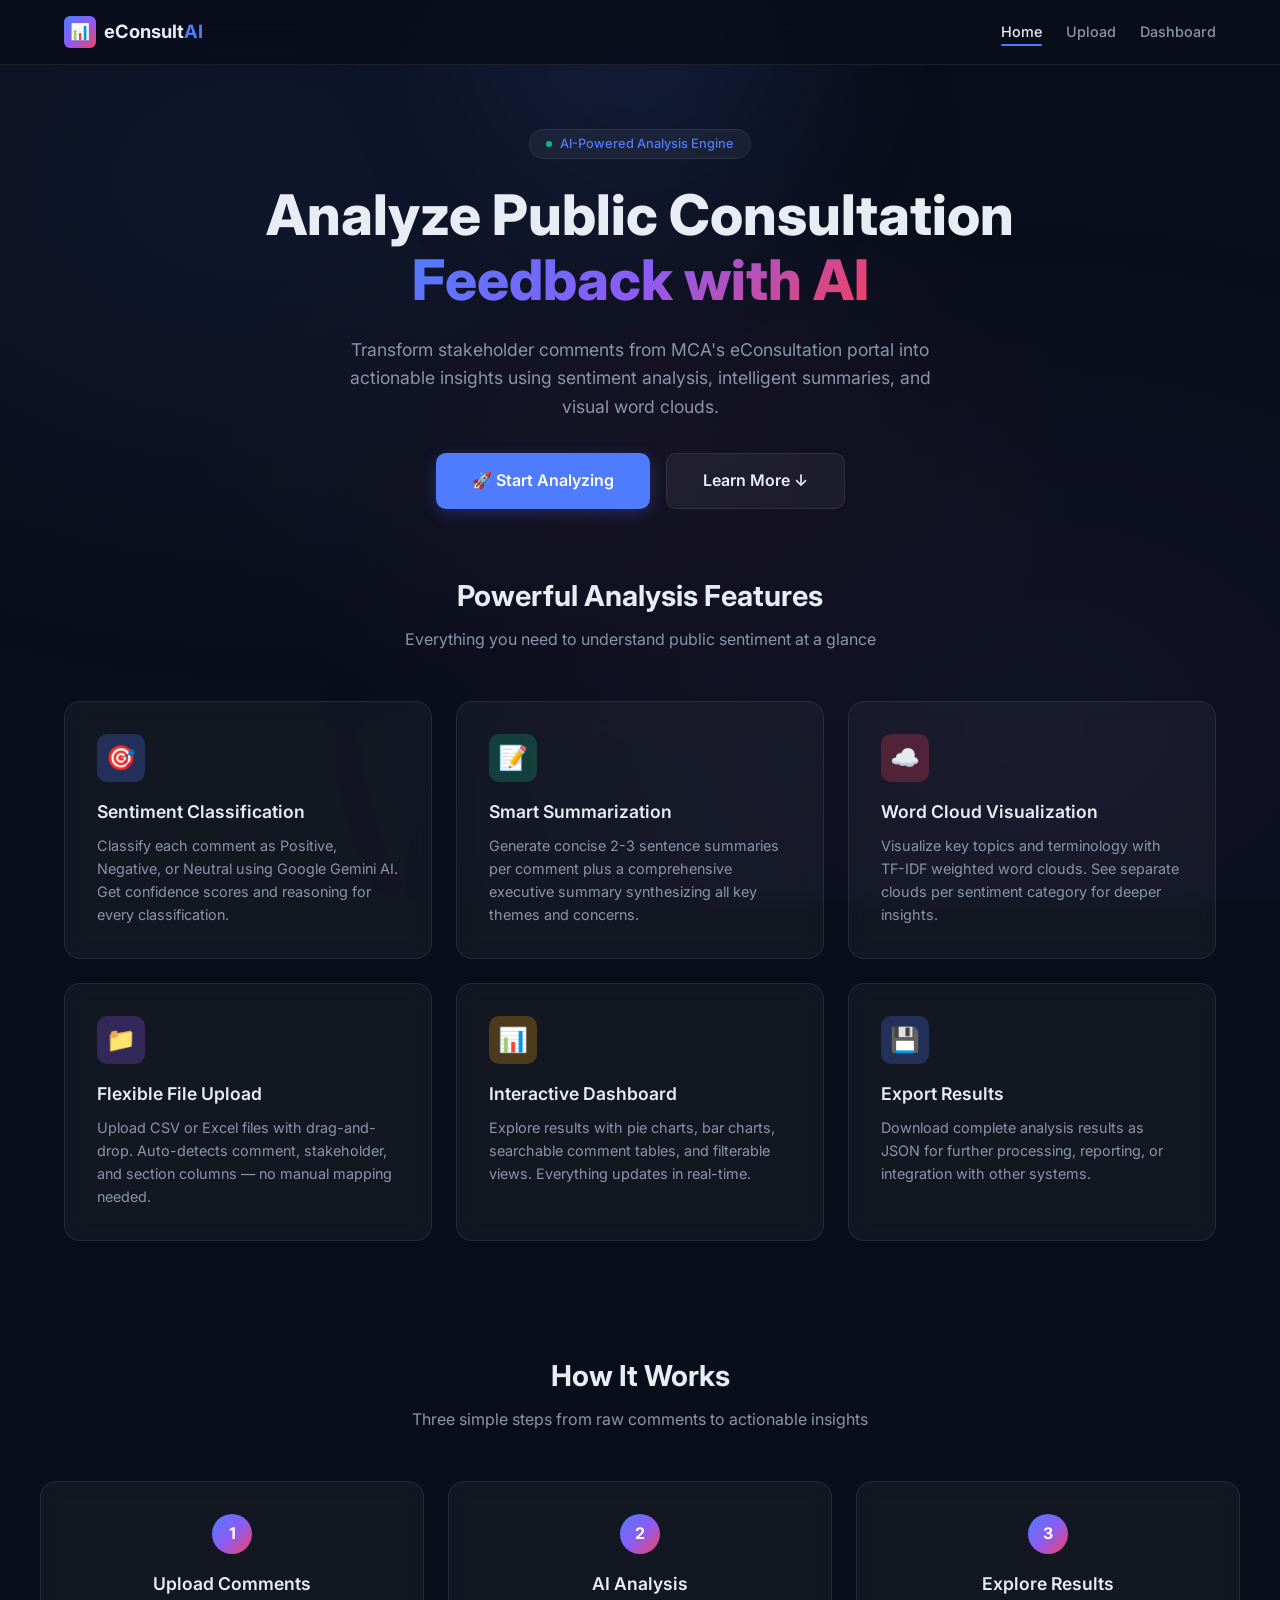
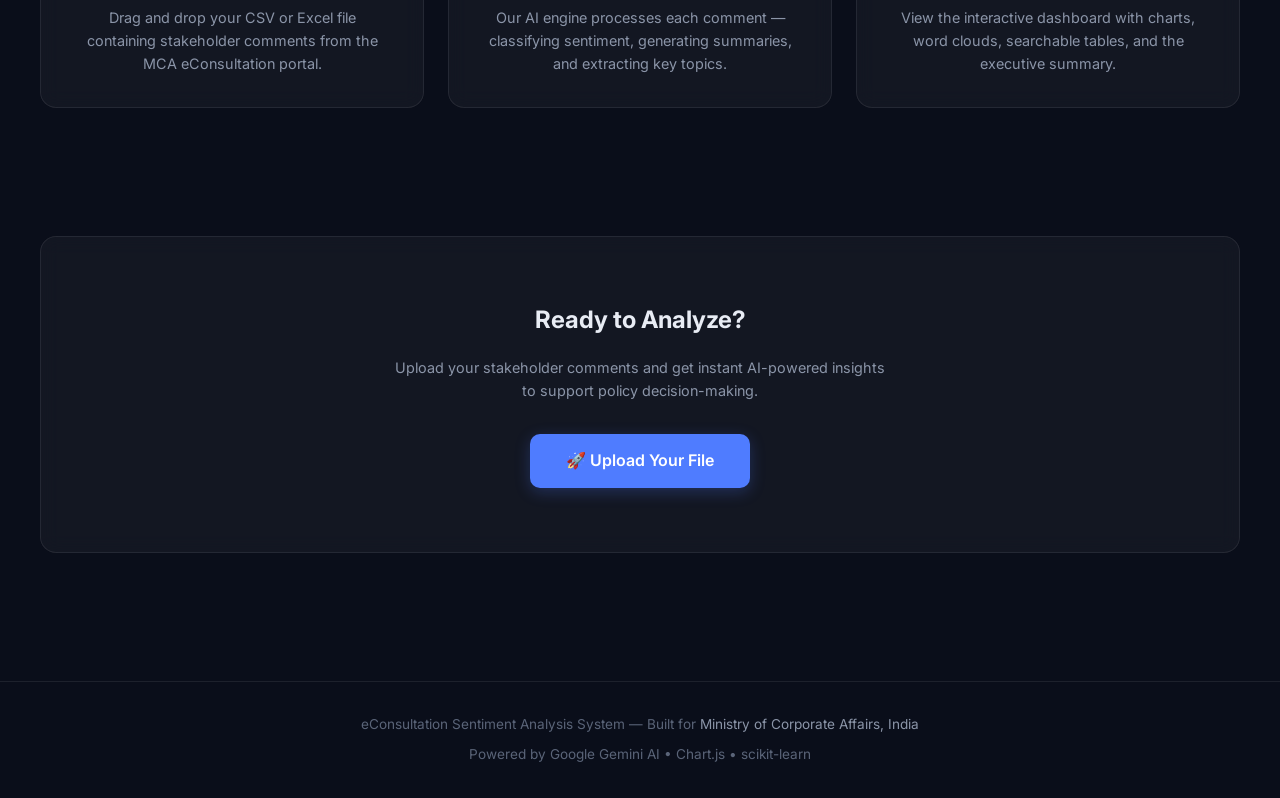
<file: frontend/index.html>
<!DOCTYPE html>
<html lang="en">
<head>
    <meta charset="UTF-8">
    <meta name="viewport" content="width=device-width, initial-scale=1.0">
    <meta name="description" content="AI-powered sentiment analysis for MCA eConsultation stakeholder comments. Analyze, summarize, and visualize public consultation feedback.">
    <title>eConsultation Sentiment Analyzer — MCA Public Consultation Analysis</title>
    <link rel="stylesheet" href="assets/css/style.css">
</head>
<body>

    <!-- Navigation -->
    <nav class="navbar">
        <div class="container">
            <a href="index.html" class="navbar-brand">
                <div class="logo-icon">📊</div>
                <span>eConsult<span style="color: var(--accent-blue)">AI</span></span>
            </a>
            <ul class="navbar-links">
                <li><a href="index.html" class="active">Home</a></li>
                <li><a href="upload.html">Upload</a></li>
                <li><a href="results.html">Dashboard</a></li>
            </ul>
        </div>
    </nav>

    <!-- Hero Section -->
    <section class="hero">
        <div class="container">
            <div class="hero-badge">
                <span class="badge-dot"></span>
                AI-Powered Analysis Engine
            </div>
            <h1>
                Analyze Public Consultation<br>
                <span class="gradient-text">Feedback with AI</span>
            </h1>
            <p>
                Transform stakeholder comments from MCA's eConsultation portal into actionable
                insights using sentiment analysis, intelligent summaries, and visual word clouds.
            </p>
            <div class="hero-actions">
                <a href="upload.html" class="btn btn-primary btn-lg" id="cta-upload">
                    🚀 Start Analyzing
                </a>
                <a href="#features" class="btn btn-secondary btn-lg" id="cta-learn">
                    Learn More ↓
                </a>
            </div>
        </div>
    </section>

    <!-- Features Section -->
    <section id="features" class="container">
        <div class="section-header">
            <h2>Powerful Analysis Features</h2>
            <p>Everything you need to understand public sentiment at a glance</p>
        </div>
        <div class="features-grid">
            <div class="card animate-in animate-in-delay-1" id="feature-sentiment">
                <div class="card-icon blue">🎯</div>
                <h3>Sentiment Classification</h3>
                <p>
                    Classify each comment as Positive, Negative, or Neutral using Google Gemini AI.
                    Get confidence scores and reasoning for every classification.
                </p>
            </div>
            <div class="card animate-in animate-in-delay-2" id="feature-summary">
                <div class="card-icon emerald">📝</div>
                <h3>Smart Summarization</h3>
                <p>
                    Generate concise 2-3 sentence summaries per comment plus a comprehensive
                    executive summary synthesizing all key themes and concerns.
                </p>
            </div>
            <div class="card animate-in animate-in-delay-3" id="feature-wordcloud">
                <div class="card-icon coral">☁️</div>
                <h3>Word Cloud Visualization</h3>
                <p>
                    Visualize key topics and terminology with TF-IDF weighted word clouds.
                    See separate clouds per sentiment category for deeper insights.
                </p>
            </div>
            <div class="card animate-in animate-in-delay-1" id="feature-upload">
                <div class="card-icon purple">📁</div>
                <h3>Flexible File Upload</h3>
                <p>
                    Upload CSV or Excel files with drag-and-drop. Auto-detects comment,
                    stakeholder, and section columns — no manual mapping needed.
                </p>
            </div>
            <div class="card animate-in animate-in-delay-2" id="feature-dashboard">
                <div class="card-icon amber">📊</div>
                <h3>Interactive Dashboard</h3>
                <p>
                    Explore results with pie charts, bar charts, searchable comment tables,
                    and filterable views. Everything updates in real-time.
                </p>
            </div>
            <div class="card animate-in animate-in-delay-3" id="feature-export">
                <div class="card-icon blue">💾</div>
                <h3>Export Results</h3>
                <p>
                    Download complete analysis results as JSON for further processing,
                    reporting, or integration with other systems.
                </p>
            </div>
        </div>
    </section>

    <!-- How It Works -->
    <section class="steps container">
        <div class="section-header">
            <h2>How It Works</h2>
            <p>Three simple steps from raw comments to actionable insights</p>
        </div>
        <div class="steps-grid">
            <div class="card step-card animate-in animate-in-delay-1" id="step-1">
                <div class="step-number">1</div>
                <h3>Upload Comments</h3>
                <p>
                    Drag and drop your CSV or Excel file containing stakeholder comments
                    from the MCA eConsultation portal.
                </p>
            </div>
            <div class="card step-card animate-in animate-in-delay-2" id="step-2">
                <div class="step-number">2</div>
                <h3>AI Analysis</h3>
                <p>
                    Our AI engine processes each comment — classifying sentiment, generating
                    summaries, and extracting key topics.
                </p>
            </div>
            <div class="card step-card animate-in animate-in-delay-3" id="step-3">
                <div class="step-number">3</div>
                <h3>Explore Results</h3>
                <p>
                    View the interactive dashboard with charts, word clouds, searchable tables,
                    and the executive summary.
                </p>
            </div>
        </div>
    </section>

    <!-- CTA Section -->
    <section class="container" style="padding: var(--space-3xl) 0;">
        <div class="card" style="text-align: center; padding: var(--space-3xl);">
            <h2 style="margin-bottom: var(--space-md);">Ready to Analyze?</h2>
            <p style="color: var(--text-secondary); margin-bottom: var(--space-xl); max-width: 500px; margin-left: auto; margin-right: auto;">
                Upload your stakeholder comments and get instant AI-powered insights
                to support policy decision-making.
            </p>
            <a href="upload.html" class="btn btn-primary btn-lg" id="cta-bottom">
                🚀 Upload Your File
            </a>
        </div>
    </section>

    <!-- Footer -->
    <footer class="footer">
        <div class="container">
            <p>
                eConsultation Sentiment Analysis System — Built for
                <a href="#">Ministry of Corporate Affairs, India</a>
            </p>
            <p style="margin-top: var(--space-sm);">
                Powered by Google Gemini AI • Chart.js • scikit-learn
            </p>
        </div>
    </footer>

</body>
</html>
</file>
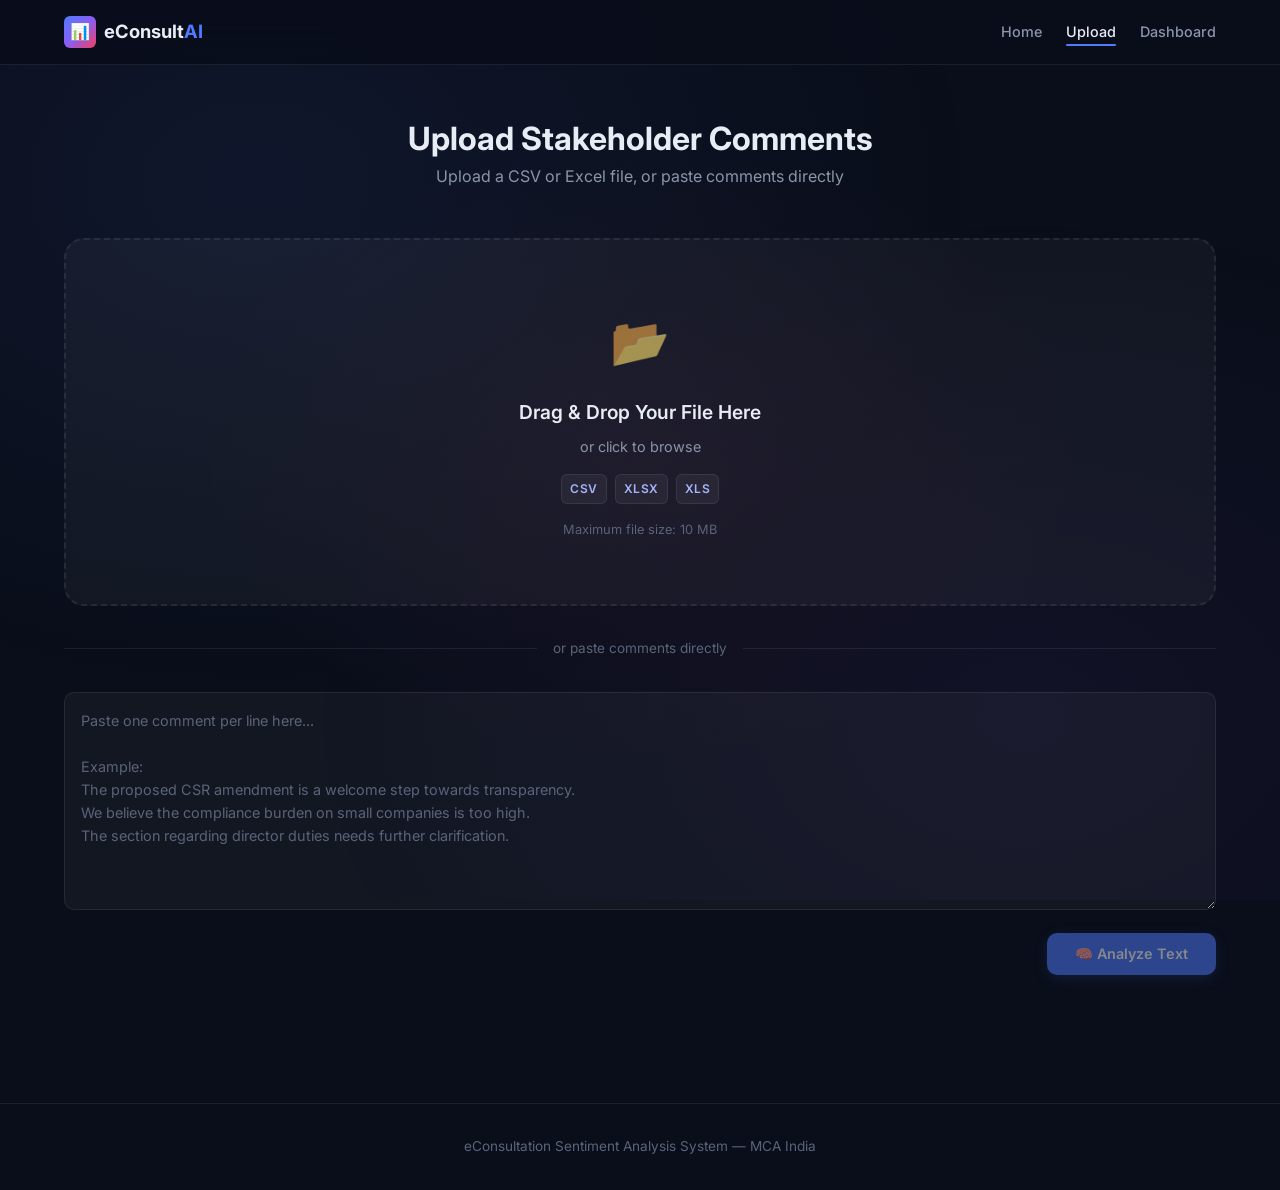
<file: frontend/upload.html>
<!DOCTYPE html>
<html lang="en">
<head>
    <meta charset="UTF-8">
    <meta name="viewport" content="width=device-width, initial-scale=1.0">
    <meta name="description" content="Upload CSV or Excel files for AI-powered sentiment analysis of MCA eConsultation comments.">
    <title>Upload Comments — eConsultation Sentiment Analyzer</title>
    <link rel="stylesheet" href="assets/css/style.css">
</head>
<body>

    <!-- Navigation -->
    <nav class="navbar">
        <div class="container">
            <a href="index.html" class="navbar-brand">
                <div class="logo-icon">📊</div>
                <span>eConsult<span style="color: var(--accent-blue)">AI</span></span>
            </a>
            <ul class="navbar-links">
                <li><a href="index.html">Home</a></li>
                <li><a href="upload.html" class="active">Upload</a></li>
                <li><a href="results.html">Dashboard</a></li>
            </ul>
        </div>
    </nav>

    <main class="container" style="padding-top: var(--space-2xl); padding-bottom: var(--space-3xl);">
        <div class="section-header">
            <h1>Upload Stakeholder Comments</h1>
            <p>Upload a CSV or Excel file, or paste comments directly</p>
        </div>

        <!-- Upload Zone -->
        <div class="upload-zone" id="upload-zone">
            <div class="upload-icon">📂</div>
            <h3>Drag & Drop Your File Here</h3>
            <p>or click to browse</p>
            <div class="file-types">
                <span class="file-type-badge">CSV</span>
                <span class="file-type-badge">XLSX</span>
                <span class="file-type-badge">XLS</span>
            </div>
            <p style="margin-top: var(--space-md); font-size: 0.8rem; color: var(--text-muted);">
                Maximum file size: 10 MB
            </p>
            <input type="file" id="file-input" accept=".csv,.xlsx,.xls" style="display: none;">
        </div>

        <!-- File Info (shown after upload) -->
        <div id="file-info" class="hidden" style="margin-top: var(--space-lg);">
            <div class="card" style="display: flex; align-items: center; justify-content: space-between; flex-wrap: wrap; gap: var(--space-md);">
                <div style="display: flex; align-items: center; gap: var(--space-md);">
                    <span style="font-size: 1.5rem;">📄</span>
                    <div>
                        <div id="file-name" style="font-weight: 600;"></div>
                        <div id="file-meta" style="color: var(--text-secondary); font-size: 0.85rem;"></div>
                    </div>
                </div>
                <div style="display: flex; gap: var(--space-sm);">
                    <button class="btn btn-sm btn-secondary" id="btn-change-file">Change File</button>
                    <button class="btn btn-sm btn-danger" id="btn-remove-file">Remove</button>
                </div>
            </div>
        </div>

        <!-- Detected Columns -->
        <div id="columns-info" class="hidden" style="margin-top: var(--space-md);">
            <div class="card">
                <h3 style="margin-bottom: var(--space-md);">🔍 Detected Columns</h3>
                <div style="display: flex; gap: var(--space-lg); flex-wrap: wrap;">
                    <div>
                        <span style="color: var(--text-muted); font-size: 0.8rem;">COMMENT COLUMN</span>
                        <div id="col-comment" style="font-weight: 600; color: var(--accent-emerald);"></div>
                    </div>
                    <div>
                        <span style="color: var(--text-muted); font-size: 0.8rem;">STAKEHOLDER COLUMN</span>
                        <div id="col-stakeholder" style="font-weight: 600;"></div>
                    </div>
                    <div>
                        <span style="color: var(--text-muted); font-size: 0.8rem;">SECTION COLUMN</span>
                        <div id="col-section" style="font-weight: 600;"></div>
                    </div>
                </div>
            </div>
        </div>

        <!-- Preview Table -->
        <div id="preview-section" class="preview-section hidden">
            <h3>📋 File Preview (First 5 Rows)</h3>
            <div class="table-wrapper">
                <table id="preview-table">
                    <thead id="preview-thead"></thead>
                    <tbody id="preview-tbody"></tbody>
                </table>
            </div>
        </div>

        <!-- Analyze Button -->
        <div id="analyze-section" class="hidden" style="text-align: center; margin-top: var(--space-xl);">
            <button class="btn btn-primary btn-lg" id="btn-analyze" style="min-width: 250px;">
                🧠 Analyze Comments
            </button>
            <p style="color: var(--text-muted); font-size: 0.8rem; margin-top: var(--space-sm);" id="comment-count-info"></p>
        </div>

        <!-- Progress -->
        <div id="progress-section" class="progress-container hidden">
            <div class="progress-header">
                <span class="progress-title" id="progress-title">Analyzing...</span>
                <span class="progress-percentage" id="progress-pct">0%</span>
            </div>
            <div class="progress-bar-wrapper">
                <div class="progress-bar" id="progress-bar" style="width: 0%;"></div>
            </div>
            <div class="progress-steps" id="progress-steps">
                <div class="progress-step" id="step-upload" data-step="upload">📁 Upload</div>
                <div class="progress-step" id="step-sentiment" data-step="sentiment">🎯 Sentiment</div>
                <div class="progress-step" id="step-summary" data-step="summary">📝 Summary</div>
                <div class="progress-step" id="step-wordcloud" data-step="wordcloud">☁️ Word Cloud</div>
            </div>
        </div>

        <!-- Divider -->
        <div class="divider">or paste comments directly</div>

        <!-- Manual Text Input -->
        <div class="text-input-section">
            <textarea id="manual-input"
                placeholder="Paste one comment per line here...&#10;&#10;Example:&#10;The proposed CSR amendment is a welcome step towards transparency.&#10;We believe the compliance burden on small companies is too high.&#10;The section regarding director duties needs further clarification."
                rows="8"></textarea>
            <div style="text-align: right; margin-top: var(--space-md);">
                <button class="btn btn-primary" id="btn-analyze-text" disabled>
                    🧠 Analyze Text
                </button>
            </div>
        </div>
    </main>

    <!-- Footer -->
    <footer class="footer">
        <div class="container">
            <p>eConsultation Sentiment Analysis System — MCA India</p>
        </div>
    </footer>

    <script src="assets/js/upload.js"></script>
</body>
</html>
</file>
<file: frontend/assets/css/style.css>
/* ═══════════════════════════════════════════════════════════════════════
   eConsultation Sentiment Analysis System — Design System
   Premium Dark Glassmorphism Theme
   ═══════════════════════════════════════════════════════════════════════ */

/* ── Google Fonts ─────────────────────────────────────────────────────── */
@import url('https://fonts.googleapis.com/css2?family=Inter:wght@300;400;500;600;700;800;900&display=swap');

/* ── CSS Custom Properties ────────────────────────────────────────────── */
:root {
    /* Background Colors */
    --bg-primary: #0a0e1a;
    --bg-secondary: #0f1424;
    --bg-tertiary: #141a2e;
    --bg-card: rgba(255, 255, 255, 0.04);
    --bg-card-hover: rgba(255, 255, 255, 0.07);
    --bg-glass: rgba(255, 255, 255, 0.05);

    /* Text Colors */
    --text-primary: #e8ecf4;
    --text-secondary: #8b95a8;
    --text-muted: #5a6478;
    --text-accent: #a5b4fc;

    /* Accent Colors */
    --accent-blue: #4f7cff;
    --accent-blue-glow: rgba(79, 124, 255, 0.25);
    --accent-emerald: #10b981;
    --accent-emerald-glow: rgba(16, 185, 129, 0.25);
    --accent-coral: #f43f5e;
    --accent-coral-glow: rgba(244, 63, 94, 0.25);
    --accent-amber: #f59e0b;
    --accent-amber-glow: rgba(245, 158, 11, 0.25);
    --accent-purple: #8b5cf6;
    --accent-purple-glow: rgba(139, 92, 246, 0.25);

    /* Sentiment Colors */
    --positive: #10b981;
    --positive-bg: rgba(16, 185, 129, 0.12);
    --negative: #f43f5e;
    --negative-bg: rgba(244, 63, 94, 0.12);
    --neutral: #6366f1;
    --neutral-bg: rgba(99, 102, 241, 0.12);

    /* Borders */
    --border-glass: rgba(255, 255, 255, 0.08);
    --border-hover: rgba(255, 255, 255, 0.15);
    --border-accent: rgba(79, 124, 255, 0.3);

    /* Gradients */
    --gradient-hero: linear-gradient(135deg, #4f7cff 0%, #8b5cf6 50%, #f43f5e 100%);
    --gradient-card: linear-gradient(135deg, rgba(79, 124, 255, 0.08) 0%, rgba(139, 92, 246, 0.05) 100%);
    --gradient-glow: radial-gradient(ellipse at 50% 0%, rgba(79, 124, 255, 0.15) 0%, transparent 60%);

    /* Shadows */
    --shadow-sm: 0 2px 8px rgba(0, 0, 0, 0.3);
    --shadow-md: 0 4px 20px rgba(0, 0, 0, 0.4);
    --shadow-lg: 0 8px 40px rgba(0, 0, 0, 0.5);
    --shadow-glow-blue: 0 0 30px rgba(79, 124, 255, 0.2);
    --shadow-glow-emerald: 0 0 30px rgba(16, 185, 129, 0.2);

    /* Spacing */
    --space-xs: 0.25rem;
    --space-sm: 0.5rem;
    --space-md: 1rem;
    --space-lg: 1.5rem;
    --space-xl: 2rem;
    --space-2xl: 3rem;
    --space-3xl: 4rem;

    /* Border Radius */
    --radius-sm: 6px;
    --radius-md: 10px;
    --radius-lg: 16px;
    --radius-xl: 20px;
    --radius-full: 9999px;

    /* Transitions */
    --transition-fast: 150ms cubic-bezier(0.4, 0, 0.2, 1);
    --transition-base: 250ms cubic-bezier(0.4, 0, 0.2, 1);
    --transition-slow: 400ms cubic-bezier(0.4, 0, 0.2, 1);
}

/* ── Reset & Base ─────────────────────────────────────────────────────── */
*, *::before, *::after {
    margin: 0;
    padding: 0;
    box-sizing: border-box;
}

html {
    scroll-behavior: smooth;
    -webkit-font-smoothing: antialiased;
    -moz-osx-font-smoothing: grayscale;
}

body {
    font-family: 'Inter', -apple-system, BlinkMacSystemFont, 'Segoe UI', sans-serif;
    background-color: var(--bg-primary);
    color: var(--text-primary);
    line-height: 1.6;
    min-height: 100vh;
    overflow-x: hidden;
}

a {
    color: var(--accent-blue);
    text-decoration: none;
    transition: color var(--transition-fast);
}

a:hover {
    color: var(--text-accent);
}

img {
    max-width: 100%;
    display: block;
}

/* ── Background Effects ───────────────────────────────────────────────── */
body::before {
    content: '';
    position: fixed;
    top: 0;
    left: 0;
    width: 100%;
    height: 100%;
    background:
        radial-gradient(ellipse at 20% 20%, rgba(79, 124, 255, 0.08) 0%, transparent 50%),
        radial-gradient(ellipse at 80% 80%, rgba(139, 92, 246, 0.06) 0%, transparent 50%),
        radial-gradient(ellipse at 50% 50%, rgba(244, 63, 94, 0.04) 0%, transparent 50%);
    pointer-events: none;
    z-index: 0;
}

/* ── Layout ───────────────────────────────────────────────────────────── */
.container {
    max-width: 1200px;
    margin: 0 auto;
    padding: 0 var(--space-lg);
    position: relative;
    z-index: 1;
}

.container-wide {
    max-width: 1400px;
    margin: 0 auto;
    padding: 0 var(--space-lg);
    position: relative;
    z-index: 1;
}

/* ── Navigation ───────────────────────────────────────────────────────── */
.navbar {
    position: sticky;
    top: 0;
    z-index: 100;
    background: rgba(10, 14, 26, 0.85);
    backdrop-filter: blur(20px);
    -webkit-backdrop-filter: blur(20px);
    border-bottom: 1px solid var(--border-glass);
    padding: var(--space-md) 0;
}

.navbar .container {
    display: flex;
    align-items: center;
    justify-content: space-between;
}

.navbar-brand {
    display: flex;
    align-items: center;
    gap: var(--space-sm);
    font-weight: 700;
    font-size: 1.15rem;
    color: var(--text-primary);
}

.navbar-brand .logo-icon {
    width: 32px;
    height: 32px;
    background: var(--gradient-hero);
    border-radius: var(--radius-sm);
    display: flex;
    align-items: center;
    justify-content: center;
    font-size: 1rem;
}

.navbar-links {
    display: flex;
    align-items: center;
    gap: var(--space-lg);
    list-style: none;
}

.navbar-links a {
    color: var(--text-secondary);
    font-size: 0.9rem;
    font-weight: 500;
    transition: color var(--transition-fast);
    position: relative;
}

.navbar-links a:hover,
.navbar-links a.active {
    color: var(--text-primary);
}

.navbar-links a.active::after {
    content: '';
    position: absolute;
    bottom: -6px;
    left: 0;
    width: 100%;
    height: 2px;
    background: var(--accent-blue);
    border-radius: 1px;
}

/* ── Hero Section ─────────────────────────────────────────────────────── */
.hero {
    padding: var(--space-3xl) 0;
    text-align: center;
    position: relative;
}

.hero::before {
    content: '';
    position: absolute;
    top: -100px;
    left: 50%;
    transform: translateX(-50%);
    width: 600px;
    height: 400px;
    background: var(--gradient-glow);
    filter: blur(60px);
    pointer-events: none;
}

.hero-badge {
    display: inline-flex;
    align-items: center;
    gap: var(--space-sm);
    padding: var(--space-xs) var(--space-md);
    background: var(--bg-glass);
    border: 1px solid var(--border-glass);
    border-radius: var(--radius-full);
    font-size: 0.8rem;
    color: var(--accent-blue);
    font-weight: 500;
    margin-bottom: var(--space-lg);
    animation: fadeInDown 0.6s ease-out;
}

.hero-badge .badge-dot {
    width: 6px;
    height: 6px;
    border-radius: 50%;
    background: var(--accent-emerald);
    animation: pulse 2s infinite;
}

.hero h1 {
    font-size: clamp(2.2rem, 5vw, 3.5rem);
    font-weight: 800;
    line-height: 1.15;
    margin-bottom: var(--space-lg);
    animation: fadeInUp 0.6s ease-out;
}

.hero h1 .gradient-text {
    background: var(--gradient-hero);
    -webkit-background-clip: text;
    -webkit-text-fill-color: transparent;
    background-clip: text;
}

.hero p {
    font-size: 1.1rem;
    color: var(--text-secondary);
    max-width: 600px;
    margin: 0 auto var(--space-xl);
    animation: fadeInUp 0.6s ease-out 0.1s both;
}

.hero-actions {
    display: flex;
    gap: var(--space-md);
    justify-content: center;
    flex-wrap: wrap;
    animation: fadeInUp 0.6s ease-out 0.2s both;
}

/* ── Buttons ──────────────────────────────────────────────────────────── */
.btn {
    display: inline-flex;
    align-items: center;
    justify-content: center;
    gap: var(--space-sm);
    padding: 0.75rem 1.75rem;
    border-radius: var(--radius-md);
    font-family: inherit;
    font-size: 0.9rem;
    font-weight: 600;
    cursor: pointer;
    border: none;
    transition: all var(--transition-base);
    text-decoration: none;
    white-space: nowrap;
}

.btn-primary {
    background: var(--accent-blue);
    color: white;
    box-shadow: 0 4px 15px var(--accent-blue-glow);
}

.btn-primary:hover {
    background: #6090ff;
    transform: translateY(-2px);
    box-shadow: 0 6px 25px var(--accent-blue-glow);
}

.btn-secondary {
    background: var(--bg-glass);
    color: var(--text-primary);
    border: 1px solid var(--border-glass);
}

.btn-secondary:hover {
    background: var(--bg-card-hover);
    border-color: var(--border-hover);
    transform: translateY(-2px);
}

.btn-success {
    background: var(--accent-emerald);
    color: white;
    box-shadow: 0 4px 15px var(--accent-emerald-glow);
}

.btn-success:hover {
    background: #34d399;
    transform: translateY(-2px);
}

.btn-danger {
    background: var(--accent-coral);
    color: white;
}

.btn-lg {
    padding: 0.9rem 2.25rem;
    font-size: 1rem;
}

.btn-sm {
    padding: 0.45rem 1rem;
    font-size: 0.8rem;
}

.btn:disabled {
    opacity: 0.5;
    cursor: not-allowed;
    transform: none !important;
}

/* ── Cards ────────────────────────────────────────────────────────────── */
.card {
    background: var(--bg-card);
    border: 1px solid var(--border-glass);
    border-radius: var(--radius-lg);
    padding: var(--space-xl);
    transition: all var(--transition-base);
    backdrop-filter: blur(10px);
    -webkit-backdrop-filter: blur(10px);
}

.card:hover {
    background: var(--bg-card-hover);
    border-color: var(--border-hover);
    box-shadow: var(--shadow-md);
}

.card-icon {
    width: 48px;
    height: 48px;
    border-radius: var(--radius-md);
    display: flex;
    align-items: center;
    justify-content: center;
    font-size: 1.5rem;
    margin-bottom: var(--space-md);
}

.card-icon.blue {
    background: var(--accent-blue-glow);
    color: var(--accent-blue);
}

.card-icon.emerald {
    background: var(--accent-emerald-glow);
    color: var(--accent-emerald);
}

.card-icon.coral {
    background: var(--accent-coral-glow);
    color: var(--accent-coral);
}

.card-icon.purple {
    background: var(--accent-purple-glow);
    color: var(--accent-purple);
}

.card-icon.amber {
    background: var(--accent-amber-glow);
    color: var(--accent-amber);
}

.card h3 {
    font-size: 1.1rem;
    font-weight: 600;
    margin-bottom: var(--space-sm);
}

.card p {
    color: var(--text-secondary);
    font-size: 0.9rem;
    line-height: 1.6;
}

/* ── Feature Grid ─────────────────────────────────────────────────────── */
.features-grid {
    display: grid;
    grid-template-columns: repeat(auto-fit, minmax(300px, 1fr));
    gap: var(--space-lg);
    margin: var(--space-2xl) 0;
}

/* ── Steps Section ────────────────────────────────────────────────────── */
.steps {
    padding: var(--space-3xl) 0;
}

.steps h2 {
    text-align: center;
    font-size: 1.8rem;
    font-weight: 700;
    margin-bottom: var(--space-2xl);
}

.steps-grid {
    display: grid;
    grid-template-columns: repeat(auto-fit, minmax(220px, 1fr));
    gap: var(--space-lg);
}

.step-card {
    text-align: center;
    padding: var(--space-xl);
}

.step-number {
    width: 40px;
    height: 40px;
    border-radius: 50%;
    background: var(--gradient-hero);
    color: white;
    font-weight: 700;
    font-size: 1rem;
    display: inline-flex;
    align-items: center;
    justify-content: center;
    margin-bottom: var(--space-md);
}

/* ── Section Headers ──────────────────────────────────────────────────── */
.section-header {
    text-align: center;
    margin-bottom: var(--space-2xl);
}

.section-header h2 {
    font-size: 1.8rem;
    font-weight: 700;
    margin-bottom: var(--space-sm);
}

.section-header p {
    color: var(--text-secondary);
    font-size: 1rem;
}

/* ── Upload Zone ──────────────────────────────────────────────────────── */
.upload-zone {
    border: 2px dashed var(--border-glass);
    border-radius: var(--radius-xl);
    padding: var(--space-3xl) var(--space-xl);
    text-align: center;
    transition: all var(--transition-base);
    cursor: pointer;
    background: var(--bg-card);
    position: relative;
    overflow: hidden;
}

.upload-zone::before {
    content: '';
    position: absolute;
    top: 0;
    left: 0;
    width: 100%;
    height: 100%;
    background: var(--gradient-card);
    opacity: 0;
    transition: opacity var(--transition-base);
}

.upload-zone:hover,
.upload-zone.drag-over {
    border-color: var(--accent-blue);
    background: rgba(79, 124, 255, 0.05);
}

.upload-zone:hover::before,
.upload-zone.drag-over::before {
    opacity: 1;
}

.upload-zone .upload-icon {
    font-size: 3rem;
    margin-bottom: var(--space-md);
    opacity: 0.6;
    position: relative;
    z-index: 1;
}

.upload-zone h3 {
    font-size: 1.2rem;
    font-weight: 600;
    margin-bottom: var(--space-sm);
    position: relative;
    z-index: 1;
}

.upload-zone p {
    color: var(--text-secondary);
    font-size: 0.9rem;
    position: relative;
    z-index: 1;
}

.upload-zone .file-types {
    display: flex;
    gap: var(--space-sm);
    justify-content: center;
    margin-top: var(--space-md);
    position: relative;
    z-index: 1;
}

.file-type-badge {
    padding: var(--space-xs) var(--space-sm);
    background: var(--bg-glass);
    border: 1px solid var(--border-glass);
    border-radius: var(--radius-sm);
    font-size: 0.75rem;
    font-weight: 600;
    color: var(--text-accent);
    text-transform: uppercase;
    letter-spacing: 0.5px;
}

/* ── Preview Table ────────────────────────────────────────────────────── */
.preview-section {
    margin-top: var(--space-xl);
    animation: fadeInUp 0.4s ease-out;
}

.preview-section h3 {
    font-size: 1.1rem;
    margin-bottom: var(--space-md);
}

.table-wrapper {
    overflow-x: auto;
    border-radius: var(--radius-md);
    border: 1px solid var(--border-glass);
}

table {
    width: 100%;
    border-collapse: collapse;
    font-size: 0.85rem;
}

thead {
    background: var(--bg-tertiary);
}

th {
    padding: var(--space-md);
    text-align: left;
    font-weight: 600;
    color: var(--text-secondary);
    text-transform: uppercase;
    letter-spacing: 0.5px;
    font-size: 0.75rem;
    white-space: nowrap;
}

td {
    padding: var(--space-md);
    border-top: 1px solid var(--border-glass);
    color: var(--text-primary);
    max-width: 300px;
    overflow: hidden;
    text-overflow: ellipsis;
    white-space: nowrap;
}

tr:hover td {
    background: var(--bg-card-hover);
}

/* ── Sentiment Badges ─────────────────────────────────────────────────── */
.badge {
    display: inline-flex;
    align-items: center;
    gap: 4px;
    padding: 3px 10px;
    border-radius: var(--radius-full);
    font-size: 0.75rem;
    font-weight: 600;
    text-transform: uppercase;
    letter-spacing: 0.5px;
}

.badge-positive {
    background: var(--positive-bg);
    color: var(--positive);
    border: 1px solid rgba(16, 185, 129, 0.25);
}

.badge-negative {
    background: var(--negative-bg);
    color: var(--negative);
    border: 1px solid rgba(244, 63, 94, 0.25);
}

.badge-neutral {
    background: var(--neutral-bg);
    color: var(--neutral);
    border: 1px solid rgba(99, 102, 241, 0.25);
}

/* ── Metric Cards ─────────────────────────────────────────────────────── */
.metrics-grid {
    display: grid;
    grid-template-columns: repeat(auto-fit, minmax(200px, 1fr));
    gap: var(--space-md);
    margin-bottom: var(--space-xl);
}

.metric-card {
    background: var(--bg-card);
    border: 1px solid var(--border-glass);
    border-radius: var(--radius-lg);
    padding: var(--space-lg);
    text-align: center;
    backdrop-filter: blur(10px);
}

.metric-card .metric-value {
    font-size: 2.2rem;
    font-weight: 800;
    line-height: 1;
    margin-bottom: var(--space-xs);
}

.metric-card .metric-label {
    font-size: 0.8rem;
    color: var(--text-secondary);
    text-transform: uppercase;
    letter-spacing: 0.5px;
    font-weight: 500;
}

.metric-card.positive .metric-value { color: var(--positive); }
.metric-card.negative .metric-value { color: var(--negative); }
.metric-card.neutral .metric-value { color: var(--neutral); }
.metric-card.total .metric-value { color: var(--accent-blue); }

/* ── Chart Containers ─────────────────────────────────────────────────── */
.chart-grid {
    display: grid;
    grid-template-columns: 1fr 1fr;
    gap: var(--space-lg);
    margin-bottom: var(--space-xl);
}

.chart-card {
    background: var(--bg-card);
    border: 1px solid var(--border-glass);
    border-radius: var(--radius-lg);
    padding: var(--space-xl);
    backdrop-filter: blur(10px);
}

.chart-card h3 {
    font-size: 1rem;
    font-weight: 600;
    margin-bottom: var(--space-md);
    color: var(--text-secondary);
}

.chart-container {
    position: relative;
    width: 100%;
    max-height: 300px;
}

/* ── Executive Summary Card ───────────────────────────────────────────── */
.summary-card {
    background: var(--gradient-card);
    border: 1px solid var(--border-accent);
    border-radius: var(--radius-lg);
    padding: var(--space-xl);
    margin-bottom: var(--space-xl);
    position: relative;
    overflow: hidden;
}

.summary-card::before {
    content: '';
    position: absolute;
    top: 0;
    left: 0;
    width: 4px;
    height: 100%;
    background: var(--gradient-hero);
    border-radius: 2px;
}

.summary-card h3 {
    font-size: 1.1rem;
    font-weight: 600;
    margin-bottom: var(--space-md);
    padding-left: var(--space-md);
}

.summary-card p {
    color: var(--text-secondary);
    line-height: 1.8;
    font-size: 0.95rem;
    padding-left: var(--space-md);
}

/* ── Word Cloud Section ───────────────────────────────────────────────── */
.wordcloud-section {
    margin-bottom: var(--space-xl);
}

.wordcloud-grid {
    display: grid;
    grid-template-columns: 2fr 1fr;
    gap: var(--space-lg);
}

.wordcloud-image-card {
    background: var(--bg-card);
    border: 1px solid var(--border-glass);
    border-radius: var(--radius-lg);
    padding: var(--space-lg);
    display: flex;
    align-items: center;
    justify-content: center;
    min-height: 300px;
}

.wordcloud-image-card img {
    border-radius: var(--radius-md);
    width: 100%;
    height: auto;
}

.keywords-card {
    background: var(--bg-card);
    border: 1px solid var(--border-glass);
    border-radius: var(--radius-lg);
    padding: var(--space-lg);
}

.keywords-card h3 {
    font-size: 1rem;
    font-weight: 600;
    margin-bottom: var(--space-md);
    color: var(--text-secondary);
}

.keyword-item {
    display: flex;
    align-items: center;
    gap: var(--space-sm);
    margin-bottom: var(--space-sm);
}

.keyword-name {
    min-width: 100px;
    font-size: 0.85rem;
    font-weight: 500;
    color: var(--text-primary);
}

.keyword-bar-wrapper {
    flex: 1;
    height: 6px;
    background: var(--bg-tertiary);
    border-radius: 3px;
    overflow: hidden;
}

.keyword-bar {
    height: 100%;
    background: var(--gradient-hero);
    border-radius: 3px;
    transition: width 1s ease-out;
}

.keyword-score {
    font-size: 0.75rem;
    color: var(--text-muted);
    min-width: 40px;
    text-align: right;
}

/* ── Search & Filter ──────────────────────────────────────────────────── */
.controls-bar {
    display: flex;
    align-items: center;
    gap: var(--space-md);
    margin-bottom: var(--space-lg);
    flex-wrap: wrap;
}

.search-input {
    flex: 1;
    min-width: 200px;
    padding: 0.65rem 1rem;
    padding-left: 2.5rem;
    background: var(--bg-card);
    border: 1px solid var(--border-glass);
    border-radius: var(--radius-md);
    color: var(--text-primary);
    font-family: inherit;
    font-size: 0.9rem;
    transition: all var(--transition-fast);
    outline: none;
}

.search-input:focus {
    border-color: var(--accent-blue);
    box-shadow: 0 0 0 3px var(--accent-blue-glow);
}

.search-wrapper {
    position: relative;
    flex: 1;
    min-width: 200px;
}

.search-wrapper .search-icon {
    position: absolute;
    left: 0.8rem;
    top: 50%;
    transform: translateY(-50%);
    color: var(--text-muted);
    font-size: 0.9rem;
    pointer-events: none;
}

.filter-pills {
    display: flex;
    gap: var(--space-xs);
}

.filter-pill {
    padding: 0.45rem 1rem;
    background: var(--bg-glass);
    border: 1px solid var(--border-glass);
    border-radius: var(--radius-full);
    font-family: inherit;
    font-size: 0.8rem;
    font-weight: 500;
    color: var(--text-secondary);
    cursor: pointer;
    transition: all var(--transition-fast);
}

.filter-pill:hover {
    background: var(--bg-card-hover);
    color: var(--text-primary);
}

.filter-pill.active {
    background: var(--accent-blue);
    color: white;
    border-color: var(--accent-blue);
}

/* ── Comment Row Expandable ───────────────────────────────────────────── */
.comment-text {
    cursor: pointer;
    position: relative;
}

.comment-text:hover {
    color: var(--accent-blue);
}

.comment-summary {
    display: none;
    padding: var(--space-md);
    background: var(--bg-tertiary);
    border-top: 1px solid var(--border-glass);
    font-size: 0.85rem;
    color: var(--text-secondary);
    line-height: 1.7;
}

.comment-summary.visible {
    display: table-row;
}

/* ── Progress Bar ─────────────────────────────────────────────────────── */
.progress-container {
    margin: var(--space-xl) 0;
    animation: fadeInUp 0.4s ease-out;
}

.progress-header {
    display: flex;
    justify-content: space-between;
    margin-bottom: var(--space-sm);
}

.progress-title {
    font-size: 0.9rem;
    font-weight: 600;
}

.progress-percentage {
    font-size: 0.85rem;
    color: var(--accent-blue);
    font-weight: 600;
}

.progress-bar-wrapper {
    height: 8px;
    background: var(--bg-tertiary);
    border-radius: 4px;
    overflow: hidden;
    margin-bottom: var(--space-md);
}

.progress-bar {
    height: 100%;
    background: var(--gradient-hero);
    border-radius: 4px;
    transition: width 0.5s ease-out;
    position: relative;
}

.progress-bar::after {
    content: '';
    position: absolute;
    top: 0;
    left: 0;
    right: 0;
    bottom: 0;
    background: linear-gradient(90deg, transparent, rgba(255,255,255,0.2), transparent);
    animation: shimmer 2s infinite;
}

.progress-steps {
    display: flex;
    gap: var(--space-sm);
    flex-wrap: wrap;
}

.progress-step {
    display: flex;
    align-items: center;
    gap: 6px;
    font-size: 0.8rem;
    color: var(--text-muted);
    padding: var(--space-xs) var(--space-sm);
    background: var(--bg-glass);
    border-radius: var(--radius-sm);
}

.progress-step.active {
    color: var(--accent-blue);
    background: var(--accent-blue-glow);
}

.progress-step.done {
    color: var(--accent-emerald);
    background: var(--accent-emerald-glow);
}

/* ── Manual Input ─────────────────────────────────────────────────────── */
.text-input-section {
    margin-top: var(--space-xl);
}

.divider {
    display: flex;
    align-items: center;
    gap: var(--space-md);
    margin: var(--space-xl) 0;
    color: var(--text-muted);
    font-size: 0.85rem;
}

.divider::before,
.divider::after {
    content: '';
    flex: 1;
    height: 1px;
    background: var(--border-glass);
}

textarea {
    width: 100%;
    min-height: 120px;
    padding: var(--space-md);
    background: var(--bg-card);
    border: 1px solid var(--border-glass);
    border-radius: var(--radius-md);
    color: var(--text-primary);
    font-family: inherit;
    font-size: 0.9rem;
    line-height: 1.6;
    resize: vertical;
    outline: none;
    transition: border-color var(--transition-fast);
}

textarea:focus {
    border-color: var(--accent-blue);
    box-shadow: 0 0 0 3px var(--accent-blue-glow);
}

textarea::placeholder {
    color: var(--text-muted);
}

/* ── Tabs ─────────────────────────────────────────────────────────────── */
.tabs {
    display: flex;
    gap: 2px;
    background: var(--bg-tertiary);
    border-radius: var(--radius-md);
    padding: 3px;
    margin-bottom: var(--space-lg);
}

.tab {
    flex: 1;
    padding: 0.6rem 1rem;
    background: transparent;
    border: none;
    border-radius: var(--radius-sm);
    font-family: inherit;
    font-size: 0.85rem;
    font-weight: 500;
    color: var(--text-secondary);
    cursor: pointer;
    transition: all var(--transition-fast);
    text-align: center;
}

.tab:hover {
    color: var(--text-primary);
}

.tab.active {
    background: var(--bg-card);
    color: var(--text-primary);
    box-shadow: var(--shadow-sm);
}

/* ── Footer ───────────────────────────────────────────────────────────── */
.footer {
    border-top: 1px solid var(--border-glass);
    padding: var(--space-xl) 0;
    margin-top: var(--space-3xl);
    text-align: center;
    color: var(--text-muted);
    font-size: 0.85rem;
}

.footer a {
    color: var(--text-secondary);
}

/* ── Animations ───────────────────────────────────────────────────────── */
@keyframes fadeInUp {
    from {
        opacity: 0;
        transform: translateY(20px);
    }
    to {
        opacity: 1;
        transform: translateY(0);
    }
}

@keyframes fadeInDown {
    from {
        opacity: 0;
        transform: translateY(-15px);
    }
    to {
        opacity: 1;
        transform: translateY(0);
    }
}

@keyframes pulse {
    0%, 100% { opacity: 1; }
    50% { opacity: 0.4; }
}

@keyframes shimmer {
    0% { transform: translateX(-100%); }
    100% { transform: translateX(100%); }
}

@keyframes countUp {
    from { opacity: 0; transform: scale(0.5); }
    to { opacity: 1; transform: scale(1); }
}

@keyframes slideInLeft {
    from { opacity: 0; transform: translateX(-30px); }
    to { opacity: 1; transform: translateX(0); }
}

.animate-in {
    animation: fadeInUp 0.5s ease-out both;
}

.animate-in-delay-1 { animation-delay: 0.1s; }
.animate-in-delay-2 { animation-delay: 0.2s; }
.animate-in-delay-3 { animation-delay: 0.3s; }
.animate-in-delay-4 { animation-delay: 0.4s; }

/* ── Loading States ───────────────────────────────────────────────────── */
.skeleton {
    background: linear-gradient(90deg,
        var(--bg-tertiary) 25%,
        var(--bg-card-hover) 50%,
        var(--bg-tertiary) 75%
    );
    background-size: 200% 100%;
    animation: shimmer 1.5s infinite;
    border-radius: var(--radius-sm);
}

.spinner {
    width: 24px;
    height: 24px;
    border: 3px solid var(--border-glass);
    border-top-color: var(--accent-blue);
    border-radius: 50%;
    animation: spin 0.8s linear infinite;
}

@keyframes spin {
    to { transform: rotate(360deg); }
}

/* ── Toast / Notifications ────────────────────────────────────────────── */
.toast {
    position: fixed;
    bottom: 20px;
    right: 20px;
    padding: var(--space-md) var(--space-lg);
    background: var(--bg-tertiary);
    border: 1px solid var(--border-glass);
    border-radius: var(--radius-md);
    color: var(--text-primary);
    font-size: 0.9rem;
    box-shadow: var(--shadow-lg);
    z-index: 1000;
    animation: fadeInUp 0.3s ease-out;
    display: flex;
    align-items: center;
    gap: var(--space-sm);
}

.toast.error {
    border-color: rgba(244, 63, 94, 0.3);
    background: rgba(244, 63, 94, 0.1);
}

.toast.success {
    border-color: rgba(16, 185, 129, 0.3);
    background: rgba(16, 185, 129, 0.1);
}

/* ── Responsive ───────────────────────────────────────────────────────── */
@media (max-width: 768px) {
    .container, .container-wide {
        padding: 0 var(--space-md);
    }

    .hero {
        padding: var(--space-xl) 0;
    }

    .hero h1 {
        font-size: 1.8rem;
    }

    .features-grid {
        grid-template-columns: 1fr;
    }

    .chart-grid {
        grid-template-columns: 1fr;
    }

    .wordcloud-grid {
        grid-template-columns: 1fr;
    }

    .controls-bar {
        flex-direction: column;
        align-items: stretch;
    }

    .navbar-links {
        gap: var(--space-md);
    }

    .navbar-links a {
        font-size: 0.8rem;
    }

    .metrics-grid {
        grid-template-columns: repeat(2, 1fr);
    }

    td {
        max-width: 150px;
    }
}

@media (max-width: 480px) {
    .hero-actions {
        flex-direction: column;
    }

    .metrics-grid {
        grid-template-columns: 1fr;
    }

    .steps-grid {
        grid-template-columns: 1fr;
    }

    .filter-pills {
        flex-wrap: wrap;
    }
}

/* ── Utility Classes ──────────────────────────────────────────────────── */
.text-center { text-align: center; }
.text-right { text-align: right; }
.mt-sm { margin-top: var(--space-sm); }
.mt-md { margin-top: var(--space-md); }
.mt-lg { margin-top: var(--space-lg); }
.mt-xl { margin-top: var(--space-xl); }
.mb-md { margin-bottom: var(--space-md); }
.mb-lg { margin-bottom: var(--space-lg); }
.hidden { display: none !important; }
.flex { display: flex; }
.flex-center { display: flex; align-items: center; justify-content: center; }
.gap-sm { gap: var(--space-sm); }
.gap-md { gap: var(--space-md); }
</file>
